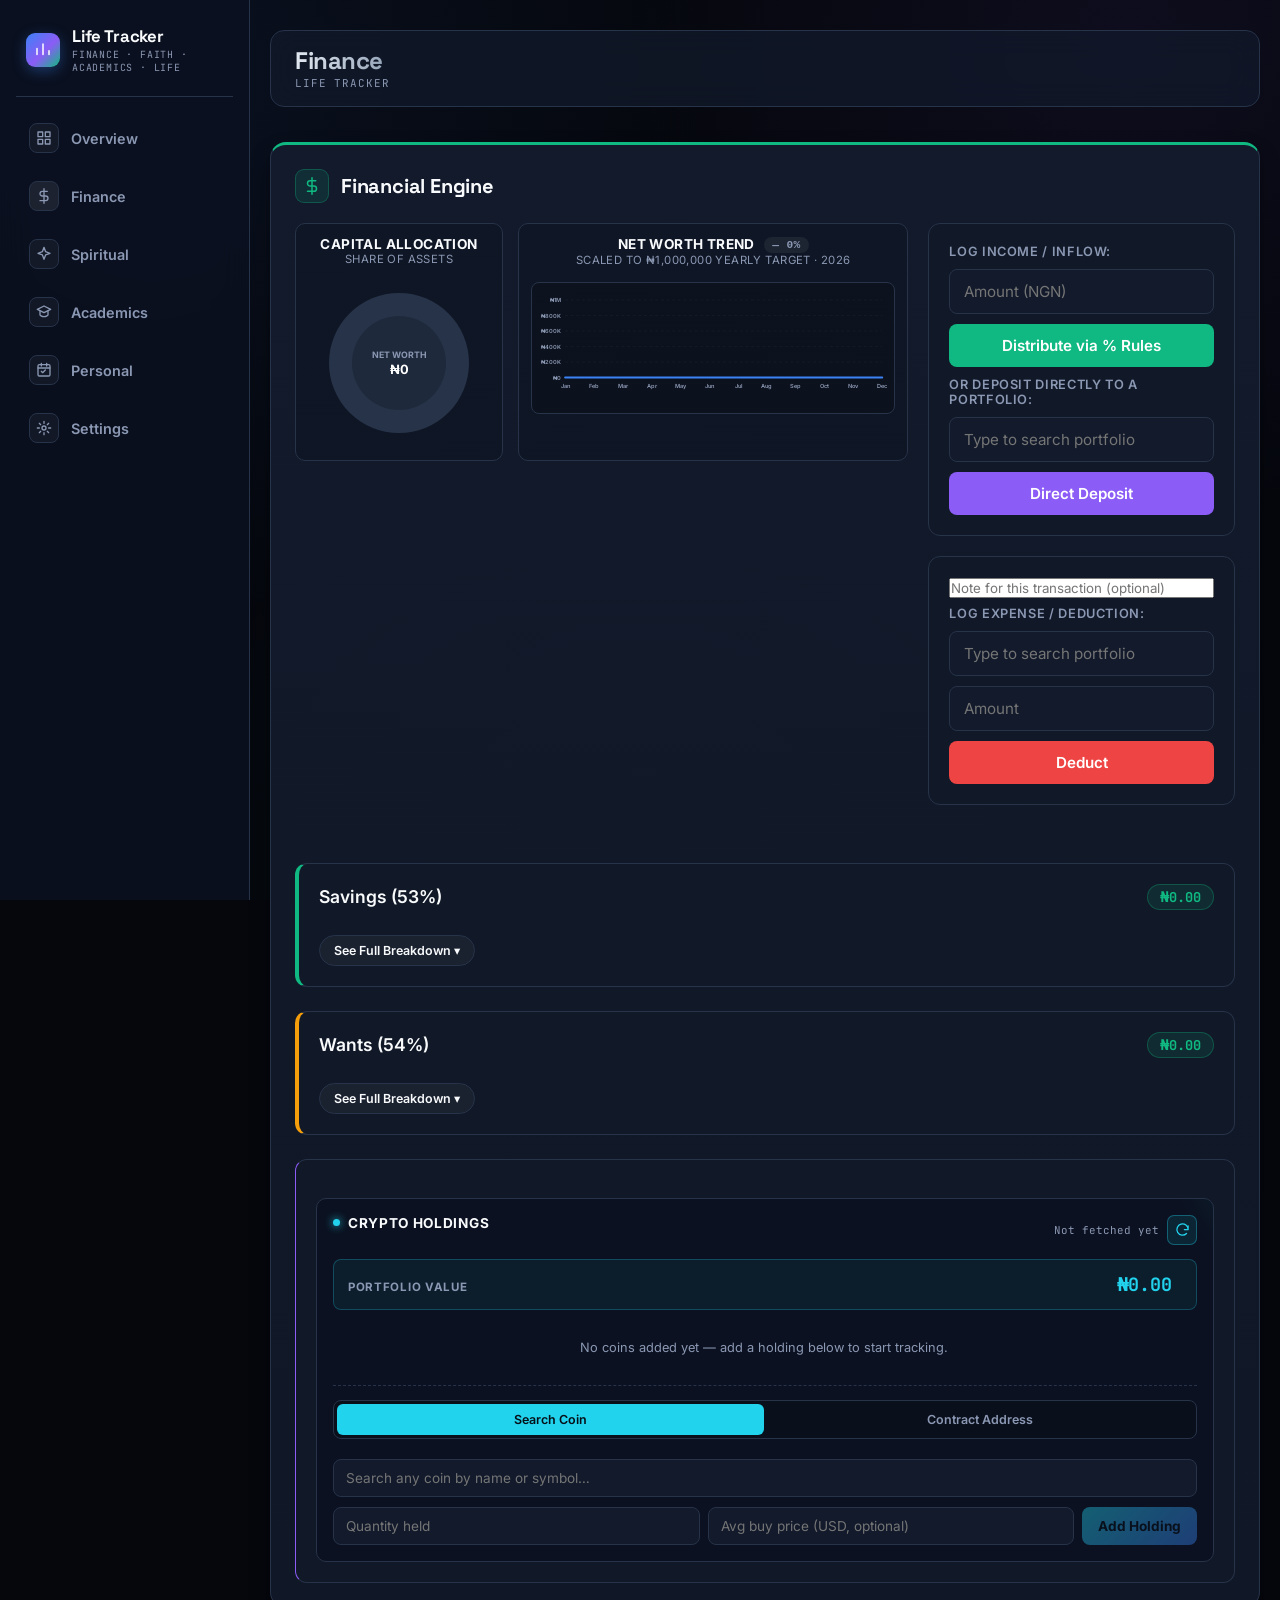
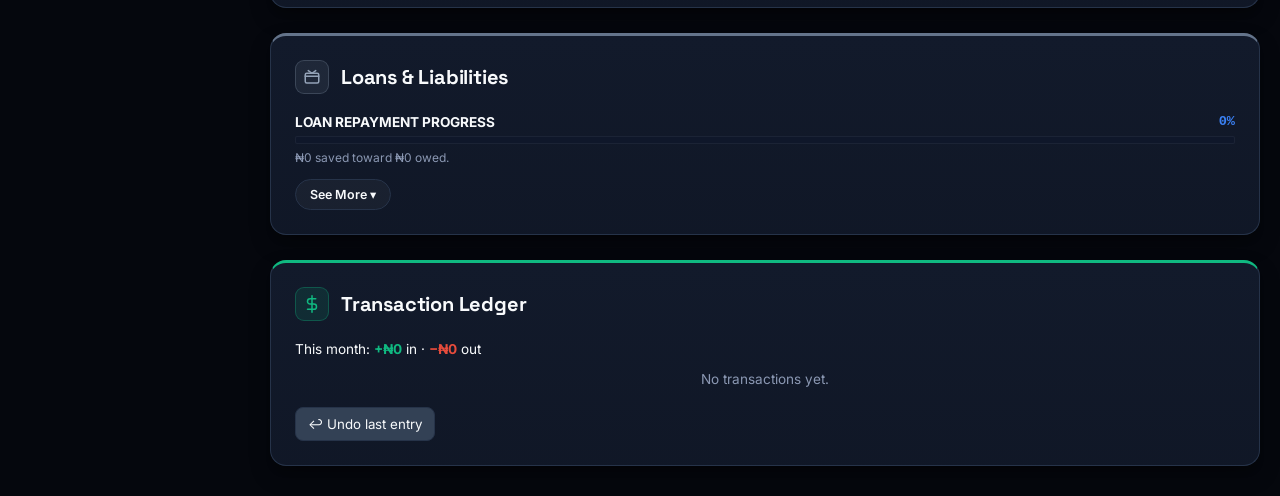
<file: index.html>
<!DOCTYPE html>
<html lang="en"><head><meta charset="UTF-8"><meta name="viewport" content="width=device-width, initial-scale=1.0"><title>Finance · Life Tracker</title><link rel="manifest" href="manifest.webmanifest"><meta name="theme-color" content="#0f172a"><link rel="stylesheet" href="style.css"></head>
<body data-page="finance" data-title="Finance"><main id="main"></main><script src="core.js"></script><script src="charts.js"></script><script src="finance.js"></script><script src="crypto.js"></script></body></html>
</file>
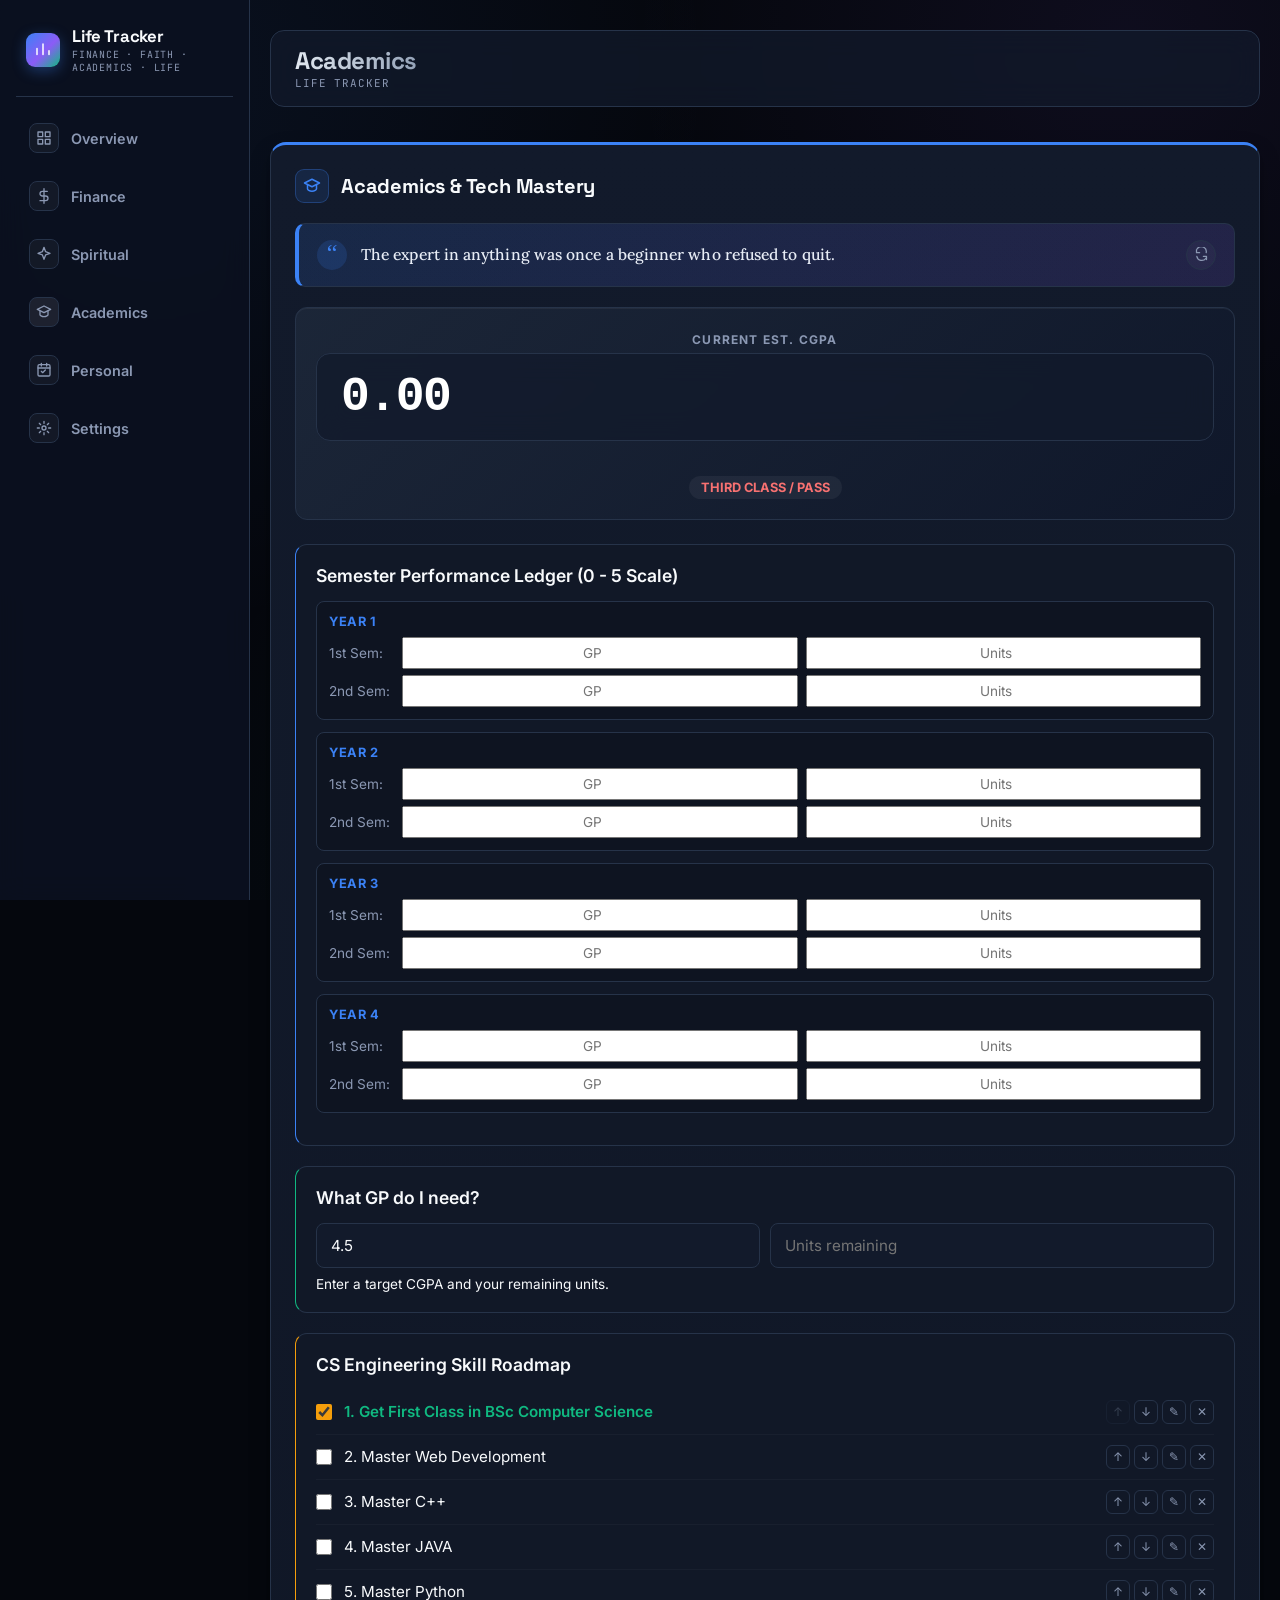
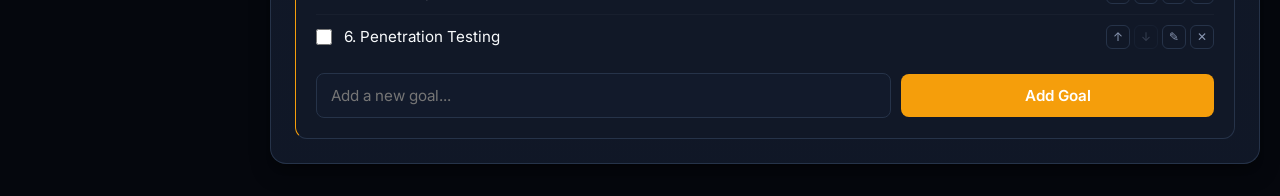
<file: academics.html>
<!DOCTYPE html>
<html lang="en"><head><meta charset="UTF-8"><meta name="viewport" content="width=device-width, initial-scale=1.0"><title>Academics · Life Tracker</title><link rel="manifest" href="manifest.webmanifest"><meta name="theme-color" content="#0f172a"><link rel="stylesheet" href="style.css"></head>
<body data-page="academics" data-title="Academics"><main id="main"></main><script src="core.js"></script><script src="charts.js"></script><script src="academics.js"></script></body></html>
</file>
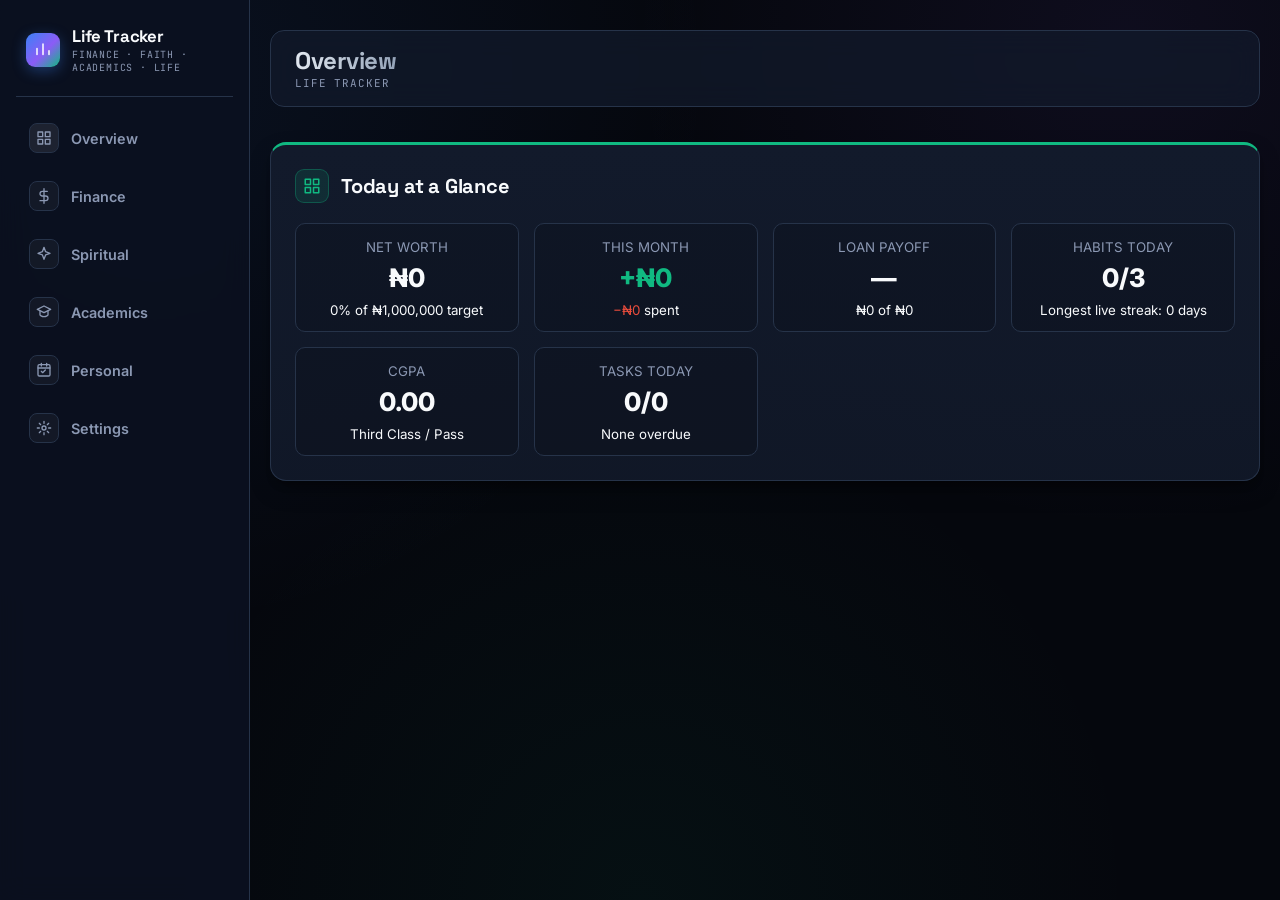
<file: overview.html>
<!DOCTYPE html>
<html lang="en"><head><meta charset="UTF-8"><meta name="viewport" content="width=device-width, initial-scale=1.0"><title>Overview · Life Tracker</title><link rel="manifest" href="manifest.webmanifest"><meta name="theme-color" content="#0f172a"><link rel="stylesheet" href="style.css"></head>
<body data-page="overview" data-title="Overview"><main id="main"></main><script src="core.js"></script><script src="charts.js"></script><script src="overview.js"></script></body></html>
</file>
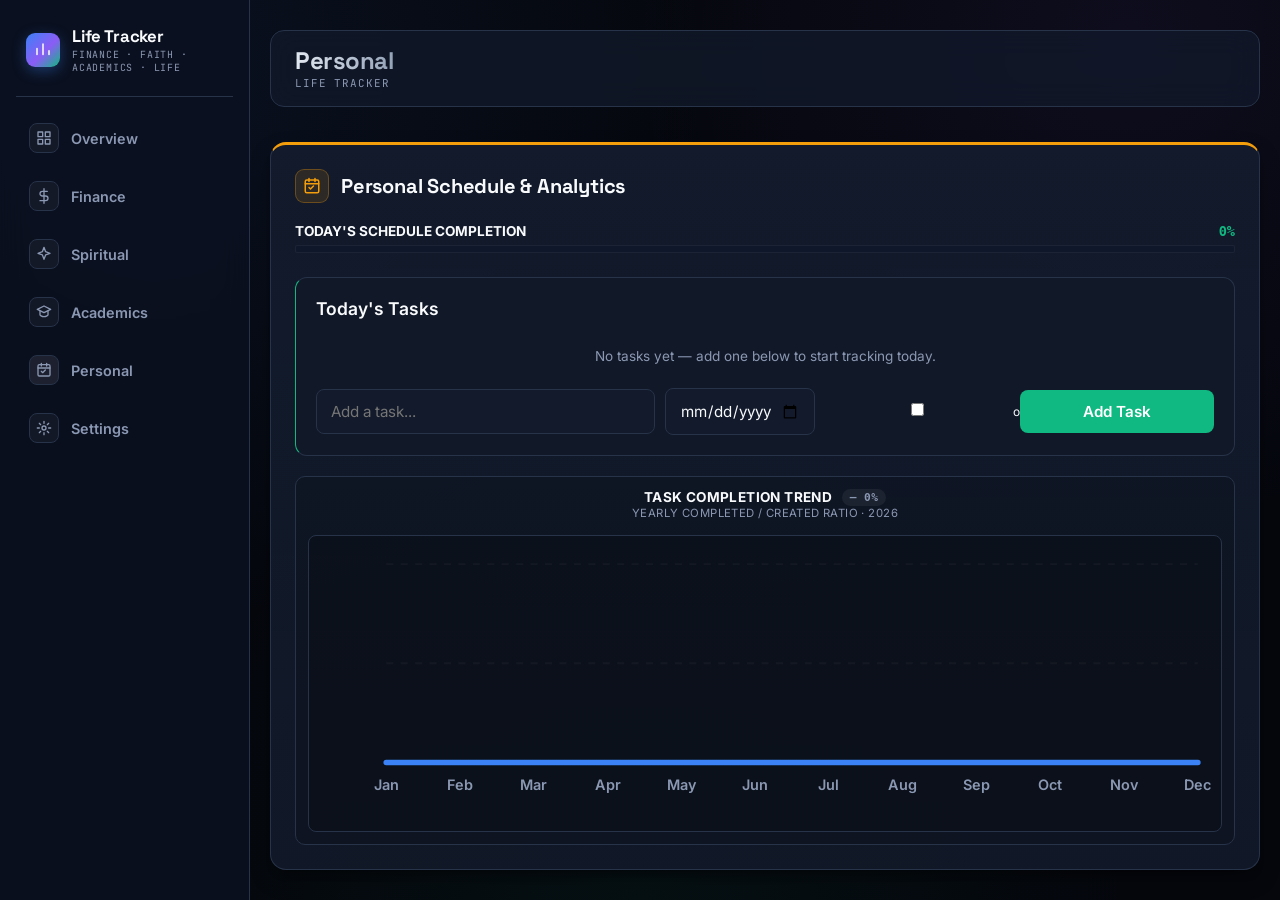
<file: personal.html>
<!DOCTYPE html>
<html lang="en"><head><meta charset="UTF-8"><meta name="viewport" content="width=device-width, initial-scale=1.0"><title>Personal · Life Tracker</title><link rel="manifest" href="manifest.webmanifest"><meta name="theme-color" content="#0f172a"><link rel="stylesheet" href="style.css"></head>
<body data-page="personal" data-title="Personal"><main id="main"></main><script src="core.js"></script><script src="charts.js"></script><script src="personal.js"></script></body></html>
</file>
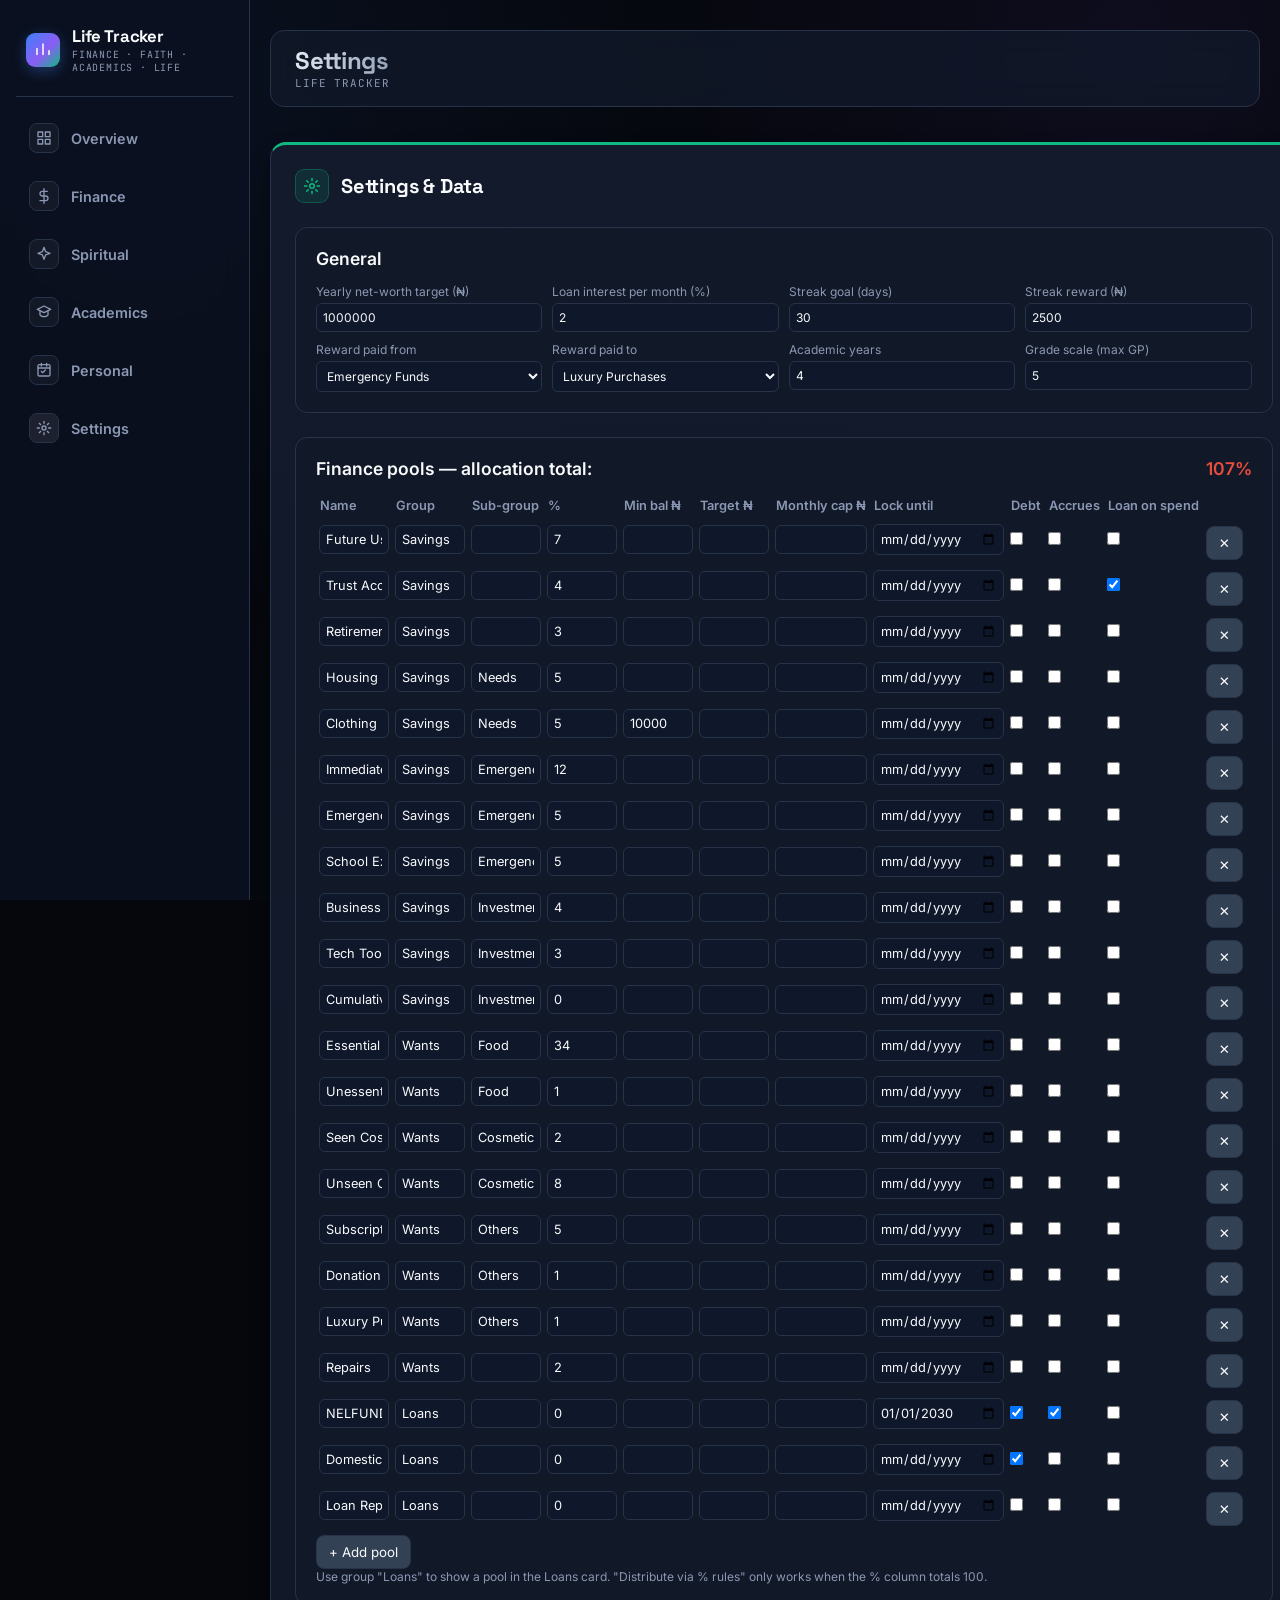
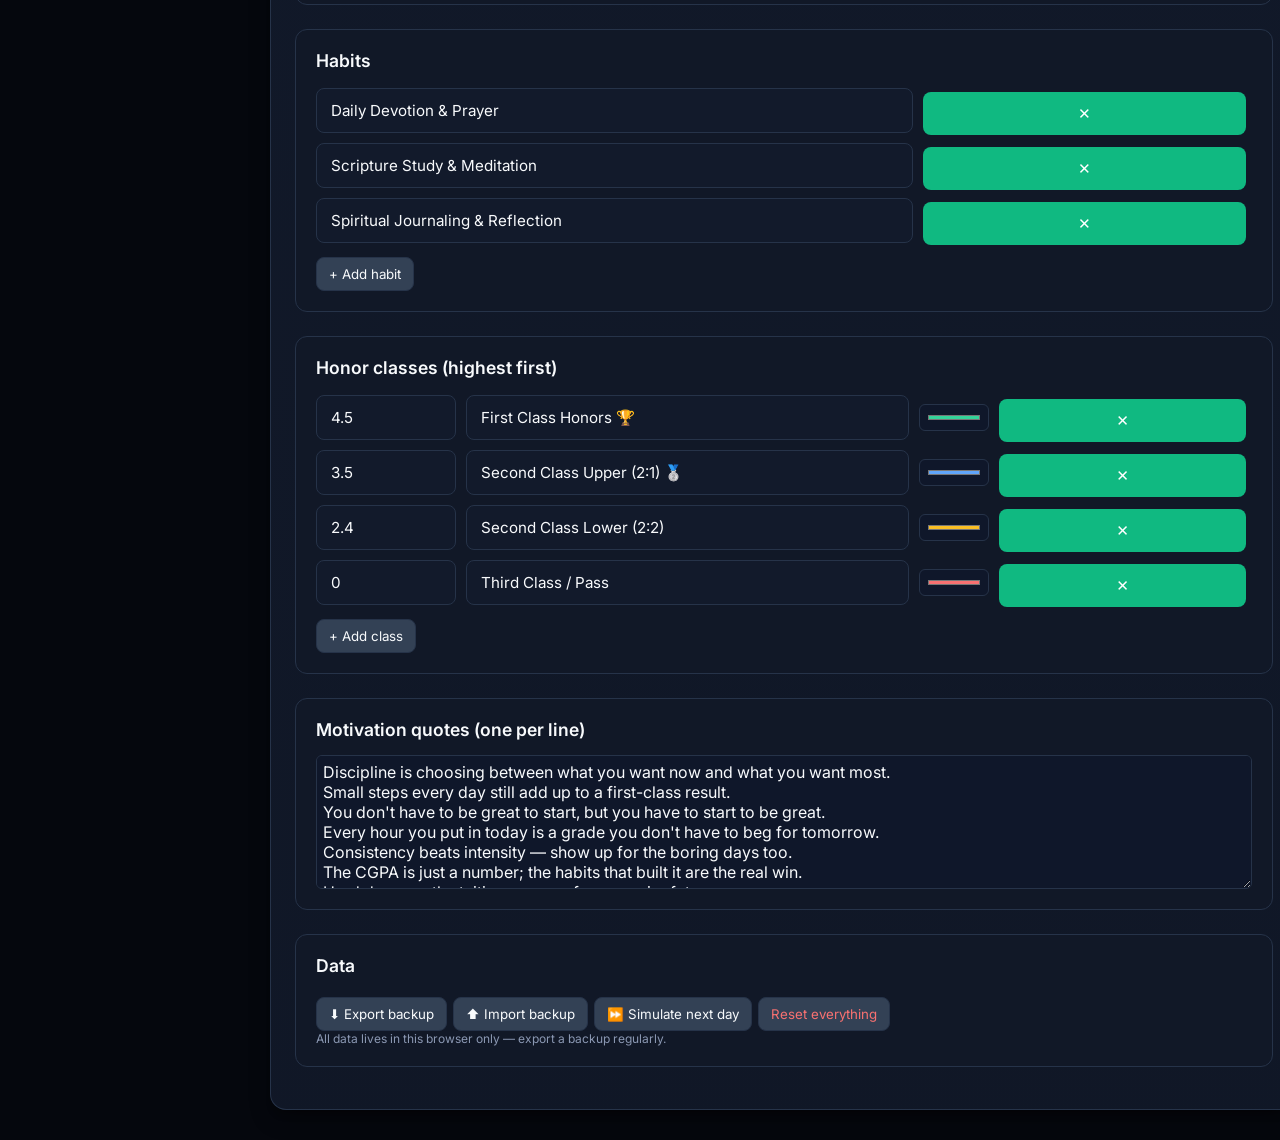
<file: settings.html>
<!DOCTYPE html>
<html lang="en"><head><meta charset="UTF-8"><meta name="viewport" content="width=device-width, initial-scale=1.0"><title>Settings · Life Tracker</title><link rel="manifest" href="manifest.webmanifest"><meta name="theme-color" content="#0f172a"><link rel="stylesheet" href="style.css"></head>
<body data-page="settings" data-title="Settings"><main id="main"></main><script src="core.js"></script><script src="charts.js"></script><script src="settings.js"></script></body></html>
</file>
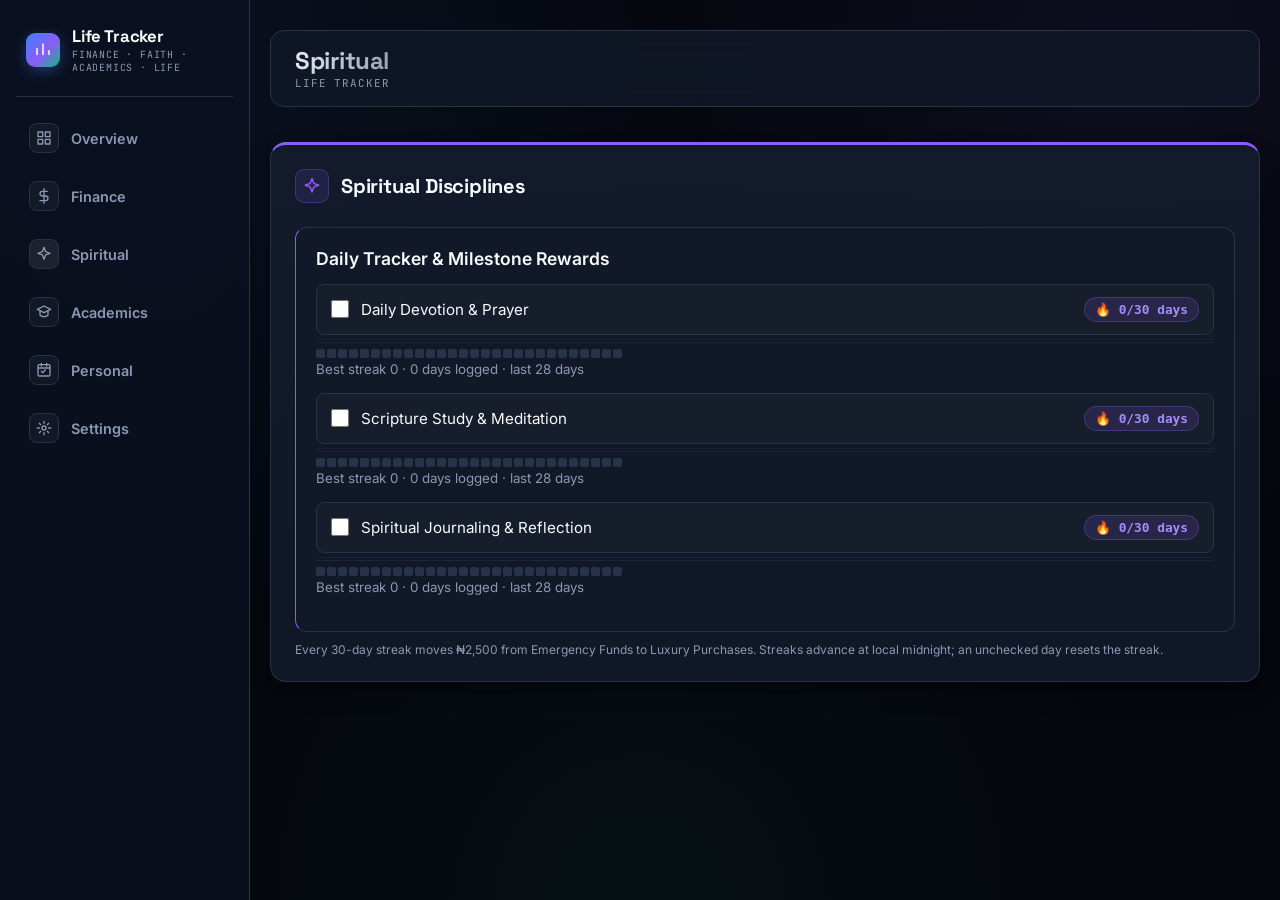
<file: spiritual.html>
<!DOCTYPE html>
<html lang="en"><head><meta charset="UTF-8"><meta name="viewport" content="width=device-width, initial-scale=1.0"><title>Spiritual · Life Tracker</title><link rel="manifest" href="manifest.webmanifest"><meta name="theme-color" content="#0f172a"><link rel="stylesheet" href="style.css"></head>
<body data-page="spiritual" data-title="Spiritual"><main id="main"></main><script src="core.js"></script><script src="charts.js"></script><script src="spiritual.js"></script></body></html>
</file>
<file: style.css>
/* Base Reset & Variables */
@import url('https://fonts.googleapis.com/css2?family=Space+Grotesk:wght@500;600;700&family=Inter:wght@400;500;600;700;800&family=JetBrains+Mono:wght@400;600;700&family=Lora:wght@500;600&display=swap');

* {
    margin: 0;
    padding: 0;
    box-sizing: border-box;
    font-family: 'Inter', system-ui, -apple-system, sans-serif;
}

:root {
    --bg-main: #05070d; /* Near-black navy backdrop, deeper than before */
    --bg-card: #121a2b; /* Sleek card background */
    --bg-elevated: #0b1120; /* Recessed panels sitting inside a card */
    --text-main: #f8fafc;
    --text-muted: #8b98b3;
    --primary: #3b82f6;
    --success: #10b981;
    --warning: #f59e0b;
    --danger: #ef4444;
    --purple: #8b5cf6;
    --cyan: #22d3ee; /* Reserved for crypto / digital-asset accents */
    --slate-border: #263349;
    --font-display: 'Space Grotesk', 'Inter', system-ui, sans-serif;
    --font-mono: 'JetBrains Mono', ui-monospace, monospace;
    --font-serif: 'Lora', Georgia, 'Times New Roman', serif;
}

body {
    background-color: var(--bg-main);
    background-image:
        radial-gradient(circle at 12% 8%, rgba(59, 130, 246, 0.08), transparent 40%),
        radial-gradient(circle at 88% 4%, rgba(139, 92, 246, 0.07), transparent 35%),
        radial-gradient(circle at 50% 100%, rgba(16, 185, 129, 0.05), transparent 45%);
    background-attachment: fixed;
    color: var(--text-main);
    padding: 30px 20px;
    min-height: 100vh;
}

/* Monospace figures everywhere numbers matter */
strong, .cgpa-master-display #cgpa-score-text, .pie-center-hole span,

/* Glassmorphism Header */
header {
    display: flex;
    justify-content: space-between;
    align-items: center;
    margin-bottom: 35px;
    padding: 16px 24px;
    background: rgba(18, 26, 43, 0.75);
    backdrop-filter: blur(14px);
    -webkit-backdrop-filter: blur(14px);
    border: 1px solid var(--slate-border);
    border-radius: 14px;
    position: sticky;
    top: 12px;
    z-index: 50;
}

header .brand {
    display: flex;
    align-items: center;
    gap: 12px;
}

header .brand-mark {
    width: 38px;
    height: 38px;
    border-radius: 10px;
    background: linear-gradient(135deg, #3b82f6, #8b5cf6 55%, #10b981);
    display: flex;
    align-items: center;
    justify-content: center;
    flex-shrink: 0;
    box-shadow: 0 4px 14px rgba(59, 130, 246, 0.35);
}

header .brand-mark svg { width: 20px; height: 20px; }

header h1 {
    font-family: var(--font-display);
    font-size: 1.5rem;
    font-weight: 700;
    letter-spacing: -0.02em;
    line-height: 1.15;
    background: linear-gradient(to right, #e2e8f0, #94a3b8);
    -webkit-background-clip: text;
    -webkit-text-fill-color: transparent;
}

header .brand-sub {
    display: block;
    font-family: var(--font-mono);
    font-size: 0.68rem;
    color: var(--text-muted);
    letter-spacing: 0.08em;
    text-transform: uppercase;
    margin-top: 1px;
}

/* Modern View Toggle Buttons */
.view-toggle {
    display: flex;
    background-color: #0f172a;
    padding: 4px;
    border-radius: 8px;
    border: 1px solid var(--slate-border);
}

.view-toggle button {
    padding: 8px 16px;
    border: none;
    background-color: transparent;
    color: var(--text-muted);
    cursor: pointer;
    border-radius: 6px;
    font-weight: 600;
    font-size: 0.85rem;
    white-space: nowrap;
    transition: all 0.2s ease;
}

.view-toggle button.active {
    background-color: var(--primary);
    color: white;
    box-shadow: 0 4px 12px rgba(59, 130, 246, 0.3);
}

/* Responsive Grid Layout */
.dashboard-grid {
    display: grid;
    grid-template-columns: 1fr;
    gap: 25px;
}

/* Premium Card Design */
.card {
    background: linear-gradient(180deg, var(--bg-card), rgba(18, 26, 43, 0.85));
    padding: 24px;
    border-radius: 16px;
    box-shadow: 0 10px 25px -5px rgba(0, 0, 0, 0.35), 0 8px 10px -6px rgba(0, 0, 0, 0.35);
    border: 1px solid var(--slate-border);
    border-top: 3px solid #64748b;
    transition: transform 0.2s ease, box-shadow 0.2s ease, border-color 0.2s ease;
    animation: card-rise 0.5s ease backwards;
}

.dashboard-grid .card:nth-child(1) { animation-delay: 0.02s; }
.dashboard-grid .card:nth-child(2) { animation-delay: 0.08s; }
.dashboard-grid .card:nth-child(3) { animation-delay: 0.14s; }
.dashboard-grid .card:nth-child(4) { animation-delay: 0.20s; }
.dashboard-grid .card:nth-child(5) { animation-delay: 0.26s; }

@keyframes card-rise {
    from { opacity: 0; transform: translateY(10px); }
    to { opacity: 1; transform: translateY(0); }
}

@media (prefers-reduced-motion: reduce) {
    .card { animation: none; }
}

.card:hover {
    transform: translateY(-2px);
    box-shadow: 0 20px 25px -5px rgba(0, 0, 0, 0.45);
}

/* Accent colors for Pillars */
.spiritual { border-top-color: var(--purple); }
.finance { border-top-color: var(--success); }
.academics { border-top-color: var(--primary); }
.personal { border-top-color: var(--warning); }
.loans { border-top-color: #64748b; }

.card h2 {
    margin-bottom: 20px;
    font-family: var(--font-display);
    font-size: 1.25rem;
    font-weight: 700;
    letter-spacing: -0.01em;
    display: flex;
    align-items: center;
    gap: 12px;
}

.card-icon-badge {
    width: 34px;
    height: 34px;
    border-radius: 9px;
    display: flex;
    align-items: center;
    justify-content: center;
    flex-shrink: 0;
    background: rgba(255, 255, 255, 0.04);
    border: 1px solid var(--slate-border);
}

.card-icon-badge svg { width: 18px; height: 18px; }

.spiritual .card-icon-badge { color: var(--purple); background: rgba(139, 92, 246, 0.12); border-color: rgba(139, 92, 246, 0.3); }
.finance .card-icon-badge { color: var(--success); background: rgba(16, 185, 129, 0.12); border-color: rgba(16, 185, 129, 0.3); }
.academics .card-icon-badge { color: var(--primary); background: rgba(59, 130, 246, 0.12); border-color: rgba(59, 130, 246, 0.3); }
.personal .card-icon-badge { color: var(--warning); background: rgba(245, 158, 11, 0.12); border-color: rgba(245, 158, 11, 0.3); }
.loans .card-icon-badge { color: #94a3b8; background: rgba(148, 163, 184, 0.1); border-color: rgba(148, 163, 184, 0.25); }

/* Finance top section: Analytics board (pie + net worth graph) + Input/Deduction form.
   Mobile-first: single column, analytics on top, form immediately below (source order). */
.finance-top-grid {
    display: grid;
    grid-template-columns: 1fr;
    gap: 20px;
    margin-bottom: 28px;
}

.finance-analytics-col { min-width: 0; }
.finance-form-col { min-width: 0; }

/* Desktop: analytics board on the left, input form on the right */
@media (min-width: 1000px) {
    .finance-top-grid {
        grid-template-columns: minmax(0, 2fr) minmax(300px, 1fr);
        align-items: start;
    }
}

/* Financial Control Panel Setup */
.finance-control-panel {
    display: flex;
    flex-direction: column;
    gap: 20px;
    margin-bottom: 30px;
}

.control-box {
    background: #111827;
    border: 1px solid var(--slate-border);
    padding: 20px;
    border-radius: 12px;
}

.control-box label {
    display: block;
    font-size: 0.8rem;
    font-weight: 600;
    margin-bottom: 10px;
    color: var(--text-muted);
    text-transform: uppercase;
    letter-spacing: 0.05em;
}

.input-row {
    display: flex;
    flex-direction: column; /* Stacked layout by default for mobile view screen sizes */
    gap: 12px;
}

/* Input Fields and Select Dropdowns */
.input-row input, .input-row select {
    width: 100%; /* Ensures fields take up full width comfortably on smaller devices */
    padding: 12px 14px; /* Slightly taller for easier mobile finger targets */
    border: 1px solid var(--slate-border);
    border-radius: 8px;
    font-size: 0.95rem;
    background: var(--bg-card);
    color: var(--text-main);
    outline: none;
    transition: border-color 0.2s ease;
}

.input-row input:focus, .input-row select:focus {
    border-color: var(--primary);
    box-shadow: 0 0 0 2px rgba(59, 130, 246, 0.2);
}

/* Control Buttons styling */
.input-row button {
    width: 100%; /* Full screen-width buttons for smooth thumb interaction */
    padding: 12px 20px;
    background-color: var(--success);
    color: white;
    border: none;
    border-radius: 8px;
    cursor: pointer;
    font-weight: 600;
    font-size: 0.95rem;
    white-space: nowrap;
    transition: filter 0.2s ease, transform 0.1s ease;
}

.input-row button:active {
    transform: scale(0.98);
}

.input-row button:hover {
    filter: brightness(1.1);
}

/* Display Breakdown Subsections styling */
.portfolio-group {
    margin-top: 24px;
    padding: 20px;
    border-radius: 12px;
    background-color: #111827;
    border: 1px solid var(--slate-border);
}
.savings-group { border-left: 4px solid var(--success); }
.wants-group { border-left: 4px solid var(--warning); }
.loans-group { border-left: 4px solid var(--text-muted); }

.portfolio-group h3 {
    margin-bottom: 15px;
    font-size: 1.1rem;
    font-weight: 600;
    color: var(--text-main);
    display: flex;
    justify-content: space-between;
    align-items: center;
}

.sub-cluster {
    margin: 15px 0 15px 5px;
    padding-left: 10px;
    border-left: 2px solid var(--slate-border);
}

.sub-cluster h4 {
    font-size: 0.85rem;
    font-weight: 600;
    color: var(--text-muted);
    text-transform: uppercase;
    letter-spacing: 0.05em;
    margin-bottom: 8px;
}

/* Individual Balance Items */
.allocation-item {
    display: flex;
    justify-content: space-between;
    align-items: center;
    padding: 10px 0;
    border-bottom: 1px solid var(--slate-border);
    font-size: 0.95rem;
}

.allocation-item span {
    color: var(--text-muted);
    padding-right: 10px; /* Protect content overlap on ultra narrow devices */
}

.allocation-item strong {
    color: var(--text-main);
    font-family: monospace;
    font-size: 1rem;
    white-space: nowrap;
}

/* Highlight Row styling for Parent Master Accounts */
.allocation-item.submaster {
    font-weight: 600;
    background: rgba(255, 255, 255, 0.03);
    padding: 10px 14px;
    border-radius: 8px;
    margin: 8px 0;
    border: 1px solid var(--slate-border);
}

.allocation-item.submaster span {
    color: var(--text-main);
}

/* Read-only group/sub-group total badge, injected by JS next to each header that
   carries a data-portfolio-sum attribute (e.g. "Savings", "Investment"). */
.portfolio-group h3,
.sub-cluster h4 {
    display: flex;
    justify-content: space-between;
    align-items: center;
    gap: 10px;
    flex-wrap: wrap;
}

.portfolio-sum-badge {
    font-family: var(--font-mono);
    font-weight: 700;
    color: var(--success);
    background: rgba(16, 185, 129, 0.12);
    border: 1px solid rgba(16, 185, 129, 0.3);
    border-radius: 20px;
    padding: 3px 12px;
    font-size: 0.78rem;
    white-space: nowrap;
}

.portfolio-group h3 .portfolio-sum-badge { font-size: 0.85rem; }

/* "See More" / "See Less" toggle button, used to instantly reveal/hide the full
   itemized breakdown of a portfolio group (or the secondary Loans details). */
.see-more-btn {
    display: inline-flex;
    align-items: center;
    gap: 4px;
    margin-top: 10px;
    padding: 7px 14px;
    background: rgba(255, 255, 255, 0.04);
    border: 1px solid var(--slate-border);
    color: var(--text-main);
    border-radius: 20px;
    font-size: 0.78rem;
    font-weight: 600;
    cursor: pointer;
    transition: background 0.2s ease, border-color 0.2s ease;
}

.see-more-btn:hover {
    background: rgba(255, 255, 255, 0.08);
    border-color: var(--primary);
}

/* Wrapper for the itemized content a See More button reveals. Shown/hidden instantly
   via the [hidden] attribute — no transition, per design intent. */
.portfolio-details {
    margin-top: 14px;
}

/* Dynamic Lock Banner Status Text styling */
#loan-rule-status {
    background: rgba(245, 158, 11, 0.1);
    border: 1px dashed rgba(245, 158, 11, 0.3);
    padding: 12px;
    border-radius: 8px;
    line-height: 1.4;
}

/* Spiritual Habit Tracker Layout Styling */
.habit-item {
    display: flex;
    justify-content: space-between;
    align-items: center;
    padding: 12px 14px;
    background: rgba(255, 255, 255, 0.02);
    border: 1px solid var(--slate-border);
    border-radius: 8px;
    margin-bottom: 10px;
    transition: background 0.2s ease;
}

.habit-item:hover {
    background: rgba(255, 255, 255, 0.05);
}

.habit-label {
    display: flex;
    align-items: center;
    gap: 12px;
    cursor: pointer;
    font-size: 0.95rem;
    user-select: none;
    flex: 1;
}

.habit-checkbox {
    width: 18px !important;
    height: 18px !important;
    accent-color: var(--purple);
    cursor: pointer;
}

.streak-badge {
    background: rgba(139, 92, 246, 0.15);
    border: 1px solid rgba(139, 92, 246, 0.3);
    color: #a78bfa;
    padding: 4px 10px;
    border-radius: 20px;
    font-size: 0.8rem;
    font-weight: 700;
    font-family: monospace;
    white-space: nowrap;
}

/* Progress Bar Rewards Trackers */
.habit-item-container {
    margin-bottom: 15px;
}

.habit-item-container .habit-item {
    margin-bottom: 4px; /* Tighten gap to attach progress line closely */
}

.reward-progress-bar {
    width: 100%;
    height: 4px;
    background: #0f172a;
    border-radius: 2px;
    overflow: hidden;
    border: 1px solid rgba(255, 255, 255, 0.05);
}

.progress-fill {
    width: 0%; /* Dynamic adjustment via JavaScript */
    height: 100%;
    background: linear-gradient(90deg, var(--purple), var(--primary));
    transition: width 0.4s cubic-bezier(0.4, 0, 0.2, 1);
}

/* Motivation Banner — random quote shown at the top of Academics each time the page loads */
.motivation-banner {
    display: flex;
    align-items: center;
    gap: 14px;
    background: linear-gradient(135deg, rgba(59, 130, 246, 0.14), rgba(139, 92, 246, 0.14));
    border: 1px solid var(--slate-border);
    border-left: 4px solid var(--primary);
    padding: 16px 18px;
    border-radius: 10px;
    margin-bottom: 20px;
    animation: quote-fade-in 0.5s ease;
}

@keyframes quote-fade-in {
    from { opacity: 0; transform: translateY(-4px); }
    to { opacity: 1; transform: translateY(0); }
}

.motivation-icon {
    flex-shrink: 0;
    display: flex;
    align-items: center;
    justify-content: center;
    width: 30px;
    height: 30px;
    border-radius: 50%;
    background: rgba(59, 130, 246, 0.16);
    color: var(--primary);
    font-size: 1.5rem;
    font-family: Georgia, serif;
    line-height: 1;
    padding-bottom: 3px;
}

.motivation-quote-body {
    flex: 1;
    min-width: 0;
}

#motivation-quote-text {
    margin: 0;
    font-family: var(--font-serif);
    font-size: 0.98rem;
    font-weight: 500;
    color: #e7ecf5;
    line-height: 1.5;
    letter-spacing: 0.005em;
}

.motivation-refresh-btn {
    flex-shrink: 0;
    display: flex;
    align-items: center;
    justify-content: center;
    width: 30px;
    height: 30px;
    border-radius: 50%;
    border: 1px solid var(--slate-border);
    background: rgba(255, 255, 255, 0.03);
    color: var(--text-muted);
    cursor: pointer;
    transition: background 0.15s ease, color 0.15s ease, transform 0.3s ease;
}

.motivation-refresh-btn:hover {
    background: rgba(59, 130, 246, 0.16);
    color: var(--primary);
}

.motivation-refresh-btn:active svg { transform: rotate(180deg); }
.motivation-refresh-btn svg { width: 15px; height: 15px; transition: transform 0.3s ease; }

@media (max-width: 480px) {
    .motivation-banner { padding: 14px; gap: 10px; }
    #motivation-quote-text { font-size: 0.9rem; }
}

/* Academic & CGPA Dashboard Styling Components */
.cgpa-master-display {
    background: linear-gradient(135deg, rgba(30, 41, 59, 0.8), rgba(15, 23, 42, 0.9));
    border: 1px solid var(--slate-border);
    padding: 20px;
    border-radius: 12px;
    text-align: center;
    margin-bottom: 20px;
    box-shadow: inset 0 1px 0 rgba(255, 255, 255, 0.05);
}

.cgpa-label {
    font-size: 0.75rem;
    font-weight: 700;
    color: var(--text-muted);
    letter-spacing: 0.1em;
}

#cgpa-score-text {
    display: block;
    justify-content: center;
    text-align: center;
    font-size: 3rem;
    font-weight: 800;
    color: #fff;
    margin: 5px 0;
    font-family: monospace;
    letter-spacing: -0.03em;
}

.class-honor-badge {
    display: inline-block;
    padding: 4px 12px;
    font-size: 0.8rem;
    font-weight: 700;
    border-radius: 20px;
    text-transform: uppercase;
    background: rgba(255, 255, 255, 0.05);
    color: var(--text-muted);
}

/* Year & Semester Entry Form Containers */
.academic-year-box {
    background: rgba(0, 0, 0, 0.15);
    border: 1px solid var(--slate-border);
    border-radius: 8px;
    padding: 12px;
    margin-bottom: 12px;
}

.year-title {
    font-size: 0.8rem;
    font-weight: 700;
    color: var(--primary);
    margin-bottom: 8px;
    letter-spacing: 0.05em;
}

.semester-row {
    display: flex;
    align-items: center;
    gap: 8px;
    margin-bottom: 6px;
}

.semester-row:last-child {
    margin-bottom: 0;
}

.semester-row span {
    font-size: 0.85rem;
    color: var(--text-muted);
    width: 65px;
    flex-shrink: 0;
}

.acad-input {
    width: 100% !important;
    padding: 6px 10px !important;
    font-size: 0.85rem !important;
    text-align: center;
}

/* Technology Roadmap Styling Parameters */
.roadmap-item {
    display: flex;
    align-items: center;
    gap: 12px;
    padding: 10px 0;
    border-bottom: 1px solid rgba(255, 255, 255, 0.03);
    font-size: 0.95rem;
}

.roadmap-item:last-child {
    border-bottom: none;
}

.road-check {
    width: 16px;
    height: 16px;
    accent-color: var(--warning);
    cursor: pointer;
}


.roadmap-item.done span {
    color: var(--success);
    font-weight: 600;
}

/* Personal Task Tracker Layout Components */




/* Pure Native CSS Pie Charts Styles */
.chart-card-box {
    flex: 1;
    background: rgba(0, 0, 0, 0.15);
    border: 1px solid var(--slate-border);
    border-radius: 10px;
    padding: 12px;
    text-align: center;
}

.chart-card-box h4 {
    font-size: 0.85rem;
    font-weight: 700;
    margin-bottom: 12px;
    text-transform: uppercase;
    letter-spacing: 0.03em;
}

.pie-chart-wrapper {
    display: flex;
    justify-content: center;
    align-items: center;
    margin: 10px 0;
}

.css-pie-chart {
    width: 90px;
    height: 90px;
    border-radius: 50%;
    /* Default fallback background layout gradient values */
    background: conic-gradient(var(--success) 0deg 0%, var(--slate-border) 0% 100%);
    display: flex;
    justify-content: center;
    align-items: center;
    transition: background 0.3s ease;
}

.pie-center-hole {
    width: 64px;
    height: 64px;
    background: #1e293b; /* Matches your dark app dashboard card background depth */
    border-radius: 50%;
    display: flex;
    justify-content: center;
    align-items: center;
}

.pie-center-hole span {
    font-family: monospace;
    font-size: 1.1rem;
    font-weight: 800;
    color: var(--text-main);
}

/* Financial SVG Graph Layout Configurations */
.svg-graph-wrapper text {
    user-select: none;
    font-weight: 600;
}
#graph-trend-line {
    transition: d 0.5s ease-in-out;
}

/* Mobile Responsiveness Override adjustment for side-by-side charts view.
   Stacks the pie chart above the net worth graph any time the analytics column
   is narrow — covers phones as well as the ~700px analytics column that appears
   on medium desktop widths once the form column takes its own space. */
@media (max-width: 700px) {
    .charts-grid-row {
        flex-direction: column;
    }
    .pie-chart-wrapper { margin: 0 auto; }
}

/* Balanced Desktop & Laptop Layout Real Estate Management */
@media (min-width: 768px) {
    .input-row {
        flex-direction: row; 
        align-items: center;
        flex-wrap: wrap; /* Allows fields to drop down a line instead of squeezing to death if space is tight */
        gap: 10px;
    }
    
    .input-row input {
        flex: 2; /* Gives inputs more relative breathing room */
        min-width: 140px; /* Guarantees your inputs never shrink into tiny text boxes */
    }

    .input-row select {
        flex: 3; /* Gives dropdown selectors slightly more room for category names */
        min-width: 180px; 
    }
    
    .input-row button {
        flex: 1;
        min-width: 120px;
        flex-shrink: 0;
    }
}

/* Note: the two control-box panels (inflow + deduction) now always stack vertically
   inside the dedicated .finance-form-col, since that column sits beside the analytics
   board rather than spanning the full card width. */

/* ==========================================
   WORKING VIEW TOGGLE (Short-Term / Long-Term)
   ========================================== */

/* Trend badge shown next to graph titles */
.trend-badge {
    display: inline-block;
    font-size: 0.7rem;
    font-family: monospace;
    font-weight: 700;
    padding: 2px 8px;
    border-radius: 10px;
    background: rgba(255, 255, 255, 0.06);
    color: var(--text-muted);
    margin-left: 6px;
    vertical-align: middle;
}
.trend-badge.up { color: var(--success); background: rgba(16, 185, 129, 0.15); }
.trend-badge.down { color: var(--danger); background: rgba(239, 68, 68, 0.15); }

/* ==========================================
   DYNAMIC TASK LIST (Personal Section)
   ========================================== */
.task-row {
    display: flex;
    align-items: center;
    gap: 10px;
    background: rgba(255, 255, 255, 0.02);
    border: 1px solid var(--slate-border);
    padding: 10px 14px;
    border-radius: 8px;
    margin-bottom: 8px;
}

.task-row.completed .task-text {
    color: var(--text-muted);
    text-decoration: line-through;
}

.task-row .task-text {
    flex: 1;
    font-size: 0.9rem;
    font-weight: 600;
    cursor: pointer;
}

.task-checkbox {
    width: 18px !important;
    height: 18px !important;
    accent-color: var(--success);
    cursor: pointer;
    flex-shrink: 0;
}

.task-remove-btn {
    background: transparent;
    border: 1px solid var(--slate-border);
    color: var(--danger);
    width: 26px;
    height: 26px;
    border-radius: 6px;
    cursor: pointer;
    font-weight: 700;
    line-height: 1;
    flex-shrink: 0;
    transition: background 0.2s ease;
}

.task-remove-btn:hover {
    background: rgba(239, 68, 68, 0.15);
}

.task-empty-msg {
    font-size: 0.85rem;
    color: var(--text-muted);
    text-align: center;
    padding: 14px 0;
}

/* ==========================================
   DYNAMIC ROADMAP LIST (Academics Section)
   ========================================== */
.roadmap-item {
    justify-content: space-between;
}

.roadmap-item .road-left {
    display: flex;
    align-items: center;
    gap: 12px;
    flex: 1;
    min-width: 0;
}

.roadmap-item .road-left span {
    overflow: hidden;
    text-overflow: ellipsis;
    white-space: nowrap;
}

.roadmap-item.done .road-left span {
    color: var(--success);
    font-weight: 600;
}

.roadmap-controls {
    display: flex;
    align-items: center;
    gap: 4px;
    flex-shrink: 0;
}

.roadmap-controls button {
    background: transparent;
    border: 1px solid var(--slate-border);
    color: var(--text-muted);
    width: 24px;
    height: 24px;
    border-radius: 6px;
    cursor: pointer;
    font-size: 0.75rem;
    line-height: 1;
    transition: background 0.2s ease, color 0.2s ease;
}

.roadmap-controls button:hover:not(:disabled) {
    background: rgba(255, 255, 255, 0.08);
    color: var(--text-main);
}

.roadmap-controls button:disabled {
    opacity: 0.3;
    cursor: not-allowed;
}

.roadmap-controls .road-remove-btn:hover:not(:disabled) {
    color: var(--danger);
    background: rgba(239, 68, 68, 0.15);
}

/* ==========================================
   ACCESSIBILITY: VISIBLE KEYBOARD FOCUS
   ========================================== */
a:focus-visible, button:focus-visible, input:focus-visible, [tabindex]:focus-visible {
    outline: 2px solid var(--cyan);
    outline-offset: 2px;
}

/* Slim custom scrollbar for overflow containers */
#finance-pie-legend::-webkit-scrollbar,
.crypto-holdings-list::-webkit-scrollbar { width: 6px; }
#finance-pie-legend::-webkit-scrollbar-thumb,
.crypto-holdings-list::-webkit-scrollbar-thumb {
    background: var(--slate-border);
    border-radius: 3px;
}

/* ==========================================
   CRYPTO HOLDINGS — INVESTMENT SUB-CLUSTER
   ========================================== */
.crypto-panel {
    margin-top: 18px;
    padding: 16px;
    border-radius: 10px;
    background: var(--bg-elevated);
    border: 1px solid var(--slate-border);
    position: relative;
    overflow: hidden;
}

.crypto-panel::before {
    content: "";
    position: absolute;
    top: -40%;
    right: -20%;
    width: 220px;
    height: 220px;
    background: radial-gradient(circle, rgba(34, 211, 238, 0.12), transparent 70%);
    pointer-events: none;
}

.crypto-panel-header {
    display: flex;
    justify-content: space-between;
    align-items: flex-start;
    gap: 12px;
    margin-bottom: 14px;
    flex-wrap: wrap;
}

.crypto-panel-title {
    display: flex;
    align-items: center;
    gap: 8px;
    font-size: 0.85rem;
    font-weight: 700;
    color: var(--text-main);
    text-transform: uppercase;
    letter-spacing: 0.05em;
}

.crypto-panel-title .dot {
    width: 7px;
    height: 7px;
    border-radius: 50%;
    background: var(--cyan);
    box-shadow: 0 0 8px var(--cyan);
}

.crypto-refresh-row {
    display: flex;
    align-items: center;
    gap: 8px;
}

.crypto-updated-text {
    font-size: 0.68rem;
    font-family: var(--font-mono);
    color: var(--text-muted);
    white-space: nowrap;
}

.crypto-refresh-btn {
    background: rgba(34, 211, 238, 0.1);
    border: 1px solid rgba(34, 211, 238, 0.35);
    color: var(--cyan);
    width: 30px;
    height: 30px;
    border-radius: 7px;
    cursor: pointer;
    display: flex;
    align-items: center;
    justify-content: center;
    transition: transform 0.4s ease, background 0.2s ease;
    flex-shrink: 0;
}

.crypto-refresh-btn:hover { background: rgba(34, 211, 238, 0.2); }
.crypto-refresh-btn.spinning svg { animation: spin 0.8s linear infinite; }
.crypto-refresh-btn svg { width: 15px; height: 15px; }

@keyframes spin { to { transform: rotate(360deg); } }

.crypto-total-row {
    display: flex;
    justify-content: space-between;
    align-items: baseline;
    background: rgba(34, 211, 238, 0.06);
    border: 1px solid rgba(34, 211, 238, 0.25);
    border-radius: 8px;
    padding: 12px 14px;
    margin-bottom: 14px;
    flex-wrap: wrap;
    gap: 6px;
}

.crypto-total-label {
    font-size: 0.72rem;
    color: var(--text-muted);
    text-transform: uppercase;
    letter-spacing: 0.06em;
    font-weight: 700;
}

.crypto-total-value {
    font-family: var(--font-mono);
    font-size: 1.15rem;
    font-weight: 700;
    color: var(--cyan);
}

.crypto-total-pl {
    font-family: var(--font-mono);
    font-size: 0.75rem;
    font-weight: 700;
    margin-left: 10px;
}
.crypto-total-pl.up { color: var(--success); }
.crypto-total-pl.down { color: var(--danger); }

.crypto-holdings-list {
    display: flex;
    flex-direction: column;
    gap: 8px;
    max-height: 340px;
    overflow-y: auto;
    padding-right: 2px;
}

.crypto-holding-row {
    display: flex;
    align-items: center;
    gap: 12px;
    background: rgba(255, 255, 255, 0.02);
    border: 1px solid var(--slate-border);
    border-radius: 8px;
    padding: 10px 12px;
    transition: background 0.2s ease, border-color 0.2s ease;
}

.crypto-holding-row:hover {
    background: rgba(255, 255, 255, 0.04);
    border-color: rgba(34, 211, 238, 0.3);
}

.crypto-token-badge {
    width: 34px;
    height: 34px;
    border-radius: 50%;
    display: flex;
    align-items: center;
    justify-content: center;
    font-family: var(--font-mono);
    font-weight: 700;
    font-size: 0.68rem;
    flex-shrink: 0;
    color: #0b1120;
    background: linear-gradient(135deg, var(--cyan), var(--primary));
}

.crypto-holding-main {
    flex: 1;
    min-width: 0;
}

.crypto-holding-name-row {
    display: flex;
    align-items: baseline;
    gap: 6px;
    flex-wrap: wrap;
}

.crypto-holding-symbol {
    font-weight: 700;
    font-size: 0.9rem;
    color: var(--text-main);
}

.crypto-holding-qty {
    font-family: var(--font-mono);
    font-size: 0.72rem;
    color: var(--text-muted);
}

.crypto-holding-sub {
    font-family: var(--font-mono);
    font-size: 0.72rem;
    color: var(--text-muted);
    margin-top: 2px;
}

.crypto-holding-values {
    text-align: right;
    flex-shrink: 0;
}

.crypto-holding-value {
    font-family: var(--font-mono);
    font-weight: 700;
    font-size: 0.9rem;
    color: var(--text-main);
    white-space: nowrap;
}

.crypto-holding-change {
    font-family: var(--font-mono);
    font-size: 0.7rem;
    font-weight: 700;
    white-space: nowrap;
}
.crypto-holding-change.up { color: var(--success); }
.crypto-holding-change.down { color: var(--danger); }
.crypto-holding-change.flat { color: var(--text-muted); }

.crypto-remove-btn {
    background: transparent;
    border: 1px solid var(--slate-border);
    color: var(--danger);
    width: 26px;
    height: 26px;
    border-radius: 6px;
    cursor: pointer;
    font-weight: 700;
    line-height: 1;
    flex-shrink: 0;
    transition: background 0.2s ease;
}
.crypto-remove-btn:hover { background: rgba(239, 68, 68, 0.15); }

.crypto-empty-msg {
    font-size: 0.8rem;
    color: var(--text-muted);
    text-align: center;
    padding: 16px 0;
}

.crypto-add-form {
    margin-top: 14px;
    padding-top: 14px;
    border-top: 1px dashed var(--slate-border);
    display: flex;
    flex-direction: column;
    gap: 10px;
}

.crypto-add-row {
    display: flex;
    gap: 8px;
    flex-wrap: wrap;
}

.crypto-add-row select,
.crypto-add-row input {
    flex: 1;
    min-width: 90px;
    padding: 10px 12px;
    border: 1px solid var(--slate-border);
    border-radius: 8px;
    font-size: 0.85rem;
    background: var(--bg-card);
    color: var(--text-main);
    outline: none;
}

.crypto-add-row select:focus,
.crypto-add-row input:focus {
    border-color: var(--cyan);
    box-shadow: 0 0 0 2px rgba(34, 211, 238, 0.2);
}

.crypto-add-btn {
    padding: 10px 16px;
    background: linear-gradient(135deg, var(--cyan), var(--primary));
    color: #061018;
    border: none;
    border-radius: 8px;
    cursor: pointer;
    font-weight: 700;
    font-size: 0.85rem;
    white-space: nowrap;
    transition: filter 0.2s ease, transform 0.1s ease;
}
.crypto-add-btn:hover { filter: brightness(1.08); }
.crypto-add-btn:active { transform: scale(0.98); }

.crypto-fetch-error {
    font-size: 0.72rem;
    color: var(--warning);
    background: rgba(245, 158, 11, 0.08);
    border: 1px dashed rgba(245, 158, 11, 0.3);
    border-radius: 6px;
    padding: 8px 10px;
    margin-top: 10px;
    line-height: 1.4;
    display: none;
}
.crypto-fetch-error.visible { display: block; }

@media (min-width: 640px) {
    .crypto-add-row.row-1 select { flex: 1.4; }
    .crypto-add-row.row-1 input { flex: 1; }
}

/* ==========================================
   CRYPTO — SEARCH & CONTRACT-ADDRESS ADD FLOW
   ========================================== */
.crypto-mode-toggle {
    display: flex;
    background: #0a0f1c;
    padding: 3px;
    border-radius: 8px;
    border: 1px solid var(--slate-border);
    gap: 2px;
}

.crypto-mode-btn {
    flex: 1;
    padding: 8px 10px;
    border: none;
    background: transparent;
    color: var(--text-muted);
    cursor: pointer;
    border-radius: 6px;
    font-weight: 600;
    font-size: 0.78rem;
    transition: all 0.2s ease;
}

.crypto-mode-btn.active {
    background: var(--cyan);
    color: #061018;
}

.crypto-mode-panel {
    margin-top: 10px;
}

.crypto-search-wrap {
    position: relative;
}

.crypto-search-wrap input {
    width: 100%;
    padding: 10px 12px;
    border: 1px solid var(--slate-border);
    border-radius: 8px;
    font-size: 0.85rem;
    background: var(--bg-card);
    color: var(--text-main);
    outline: none;
}

.crypto-search-wrap input:focus {
    border-color: var(--cyan);
    box-shadow: 0 0 0 2px rgba(34, 211, 238, 0.2);
}

.crypto-search-results {
    display: none;
    position: absolute;
    top: calc(100% + 6px);
    left: 0;
    right: 0;
    background: #0d1424;
    border: 1px solid var(--slate-border);
    border-radius: 10px;
    box-shadow: 0 12px 28px rgba(0, 0, 0, 0.5);
    max-height: 220px;
    overflow-y: auto;
    z-index: 20;
}

.crypto-search-results.visible { display: block; }

.crypto-search-result-item {
    display: flex;
    align-items: center;
    gap: 8px;
    padding: 10px 12px;
    cursor: pointer;
    border-bottom: 1px solid rgba(255, 255, 255, 0.04);
    font-size: 0.82rem;
}

.crypto-search-result-item:last-child { border-bottom: none; }
.crypto-search-result-item:hover { background: rgba(34, 211, 238, 0.08); }

.crypto-search-result-item .result-name {
    flex: 1;
    color: var(--text-main);
    font-weight: 600;
    overflow: hidden;
    text-overflow: ellipsis;
    white-space: nowrap;
}

.crypto-search-result-item .result-symbol {
    font-family: var(--font-mono);
    color: var(--cyan);
    font-size: 0.72rem;
    flex-shrink: 0;
}

.crypto-search-result-item .result-rank {
    font-family: var(--font-mono);
    color: var(--text-muted);
    font-size: 0.68rem;
    flex-shrink: 0;
}

.crypto-search-empty {
    padding: 12px;
    font-size: 0.78rem;
    color: var(--text-muted);
    text-align: center;
}

.crypto-selected-chip {
    display: none;
    align-items: center;
    justify-content: space-between;
    gap: 10px;
    margin-top: 10px;
    padding: 9px 12px;
    background: rgba(34, 211, 238, 0.08);
    border: 1px solid rgba(34, 211, 238, 0.3);
    border-radius: 8px;
    font-size: 0.82rem;
    color: var(--text-main);
}

.crypto-selected-chip .chip-symbol {
    font-family: var(--font-mono);
    color: var(--cyan);
    margin-left: 6px;
    font-size: 0.72rem;
}

.crypto-selected-chip .chip-via {
    display: block;
    font-size: 0.65rem;
    color: var(--text-muted);
    margin-top: 2px;
    font-family: var(--font-mono);
}

.crypto-selected-chip .chip-remove {
    background: transparent;
    border: 1px solid var(--slate-border);
    color: var(--danger);
    width: 22px;
    height: 22px;
    border-radius: 6px;
    cursor: pointer;
    font-weight: 700;
    line-height: 1;
    flex-shrink: 0;
}
.crypto-selected-chip .chip-remove:hover { background: rgba(239, 68, 68, 0.15); }

.crypto-add-btn:disabled {
    opacity: 0.4;
    cursor: not-allowed;
    filter: none !important;
}

/* ==========================================
   MULTI-PAGE APP SHELL + SIDEBAR NAVIGATION
   ========================================== */
body { padding: 0; }

.app-shell {
    display: flex;
    align-items: stretch;
    min-height: 100vh;
}

.main-content {
    flex: 1;
    min-width: 0; /* allow inner content to shrink instead of overflowing the flex row */
    padding: 30px 20px;
}

/* --- Sidebar --- */
.sidebar {
    width: 250px;
    flex-shrink: 0;
    background: rgba(11, 17, 32, 0.92);
    backdrop-filter: blur(14px);
    -webkit-backdrop-filter: blur(14px);
    border-right: 1px solid var(--slate-border);
    padding: 22px 16px;
    position: sticky;
    top: 0;
    align-self: flex-start;
    height: 100vh;
    overflow-y: auto;
    z-index: 100;
}

.sidebar-brand {
    display: flex;
    align-items: center;
    gap: 12px;
    padding: 4px 10px 22px;
    margin-bottom: 14px;
    border-bottom: 1px solid var(--slate-border);
}

.sidebar-brand .brand-mark {
    width: 34px;
    height: 34px;
    border-radius: 9px;
    background: linear-gradient(135deg, #3b82f6, #8b5cf6 55%, #10b981);
    display: flex;
    align-items: center;
    justify-content: center;
    flex-shrink: 0;
    box-shadow: 0 4px 14px rgba(59, 130, 246, 0.35);
}

.sidebar-brand .brand-mark svg { width: 18px; height: 18px; }

.sidebar-brand-text h1 {
    font-family: var(--font-display);
    font-size: 1.05rem;
    font-weight: 700;
    letter-spacing: -0.01em;
    color: var(--text-main);
    line-height: 1.2;
}

.sidebar-brand-text span {
    display: block;
    font-family: var(--font-mono);
    font-size: 0.62rem;
    color: var(--text-muted);
    letter-spacing: 0.08em;
    text-transform: uppercase;
    margin-top: 2px;
}

.sidebar-nav {
    display: flex;
    flex-direction: column;
    gap: 4px;
}

.nav-link {
    display: flex;
    align-items: center;
    gap: 12px;
    padding: 11px 12px;
    border-radius: 10px;
    color: var(--text-muted);
    text-decoration: none;
    font-weight: 600;
    font-size: 0.9rem;
    border: 1px solid transparent;
    transition: background 0.2s ease, color 0.2s ease, border-color 0.2s ease, transform 0.15s ease;
}

.nav-link:hover {
    background: rgba(255, 255, 255, 0.04);
    color: var(--text-main);
    transform: translateX(2px);
}

.nav-link .nav-icon {
    width: 30px;
    height: 30px;
    border-radius: 8px;
    display: flex;
    align-items: center;
    justify-content: center;
    flex-shrink: 0;
    background: rgba(255, 255, 255, 0.04);
    border: 1px solid var(--slate-border);
}

.nav-link .nav-icon svg { width: 16px; height: 16px; }

/* Per-pillar accent, matching each section's existing card accent color */
.nav-link[data-nav="finance"] .nav-icon { color: var(--success); }
.nav-link[data-nav="spiritual"] .nav-icon { color: var(--purple); }
.nav-link[data-nav="academics"] .nav-icon { color: var(--primary); }
.nav-link[data-nav="personal"] .nav-icon { color: var(--warning); }

.nav-link.active[data-nav="finance"] { background: rgba(16, 185, 129, 0.12); color: #fff; border-color: rgba(16, 185, 129, 0.3); }
.nav-link.active[data-nav="spiritual"] { background: rgba(139, 92, 246, 0.12); color: #fff; border-color: rgba(139, 92, 246, 0.3); }
.nav-link.active[data-nav="academics"] { background: rgba(59, 130, 246, 0.12); color: #fff; border-color: rgba(59, 130, 246, 0.3); }
.nav-link.active[data-nav="personal"] { background: rgba(245, 158, 11, 0.12); color: #fff; border-color: rgba(245, 158, 11, 0.3); }

.nav-link.active .nav-icon { background: rgba(255, 255, 255, 0.08); }

/* --- Hamburger button (mobile only) --- */
.hamburger-btn {
    display: none;
    align-items: center;
    justify-content: center;
    width: 40px;
    height: 40px;
    border-radius: 10px;
    background: rgba(255, 255, 255, 0.04);
    border: 1px solid var(--slate-border);
    color: var(--text-main);
    cursor: pointer;
    flex-shrink: 0;
    margin-right: 12px;
}

.hamburger-btn svg { width: 20px; height: 20px; }
.hamburger-btn:hover { background: rgba(255, 255, 255, 0.08); }

/* --- Mobile overlay backdrop, shown behind the drawer while it's open --- */
.sidebar-overlay {
    display: none;
    position: fixed;
    inset: 0;
    background: rgba(0, 0, 0, 0.55);
    z-index: 90;
}
.sidebar-overlay.visible { display: block; }

/* --- Mobile: sidebar becomes an off-canvas drawer, hidden until the hamburger is tapped --- */
@media (max-width: 860px) {
    .hamburger-btn { display: inline-flex; }

    .sidebar {
        position: fixed;
        top: 0;
        left: 0;
        height: 100vh;
        transform: translateX(-100%);
        transition: transform 0.28s ease;
        box-shadow: 12px 0 32px rgba(0, 0, 0, 0.45);
    }

    .sidebar.open {
        transform: translateX(0);
    }

    .main-content {
        padding: 16px 14px;
    }

    header {
        top: 0;
        border-radius: 12px;
    }
}

/* General small-screen refinements — header wraps cleanly, cards get tighter padding
   so content isn't cramped on narrow phones. Placed last so it wins the cascade over
   the base header/card rules defined earlier in this file. */
@media (max-width: 480px) {
    header {
        flex-wrap: wrap;
        justify-content: center;
        gap: 12px;
        padding: 14px 16px;
    }
    header .brand { flex: 1 1 auto; }
    header h1 { font-size: 1.15rem; }
    .view-toggle { flex: 1 1 100%; justify-content: center; }
    .view-toggle button { flex: 1; }

    .card { padding: 16px; }
    .card h2 { font-size: 1.05rem; margin-bottom: 16px; }
}

.set-wrap{overflow-x:auto}.set-table{width:100%;border-collapse:collapse;font-size:.8rem}.set-table th{text-align:left;color:var(--text-muted);font-weight:600;padding:4px;white-space:nowrap}.set-table td{padding:3px}
.set-table input:not([type=checkbox]),.set-table select,.set-grid input,.set-grid select,.set-grid textarea,.input-row input[type=color]{width:100%;min-width:70px;background:#0f172a;color:var(--text-main);border:1px solid var(--slate-border);border-radius:6px;padding:6px;font:inherit}
.set-grid{display:grid;grid-template-columns:repeat(auto-fit,minmax(180px,1fr));gap:10px}.set-grid label{font-size:.75rem;color:var(--text-muted);display:flex;flex-direction:column;gap:4px}
.set-btn{background:#334155;color:var(--text-main);border:1px solid var(--slate-border);padding:8px 12px;border-radius:8px;cursor:pointer;margin:6px 6px 0 0}
.pool-val{cursor:pointer}.warn{color:#e74c3c}.ok{color:var(--success)}.edit-btn{background:none;border:0;color:var(--text-muted);cursor:pointer;padding:0 6px}
</file>
